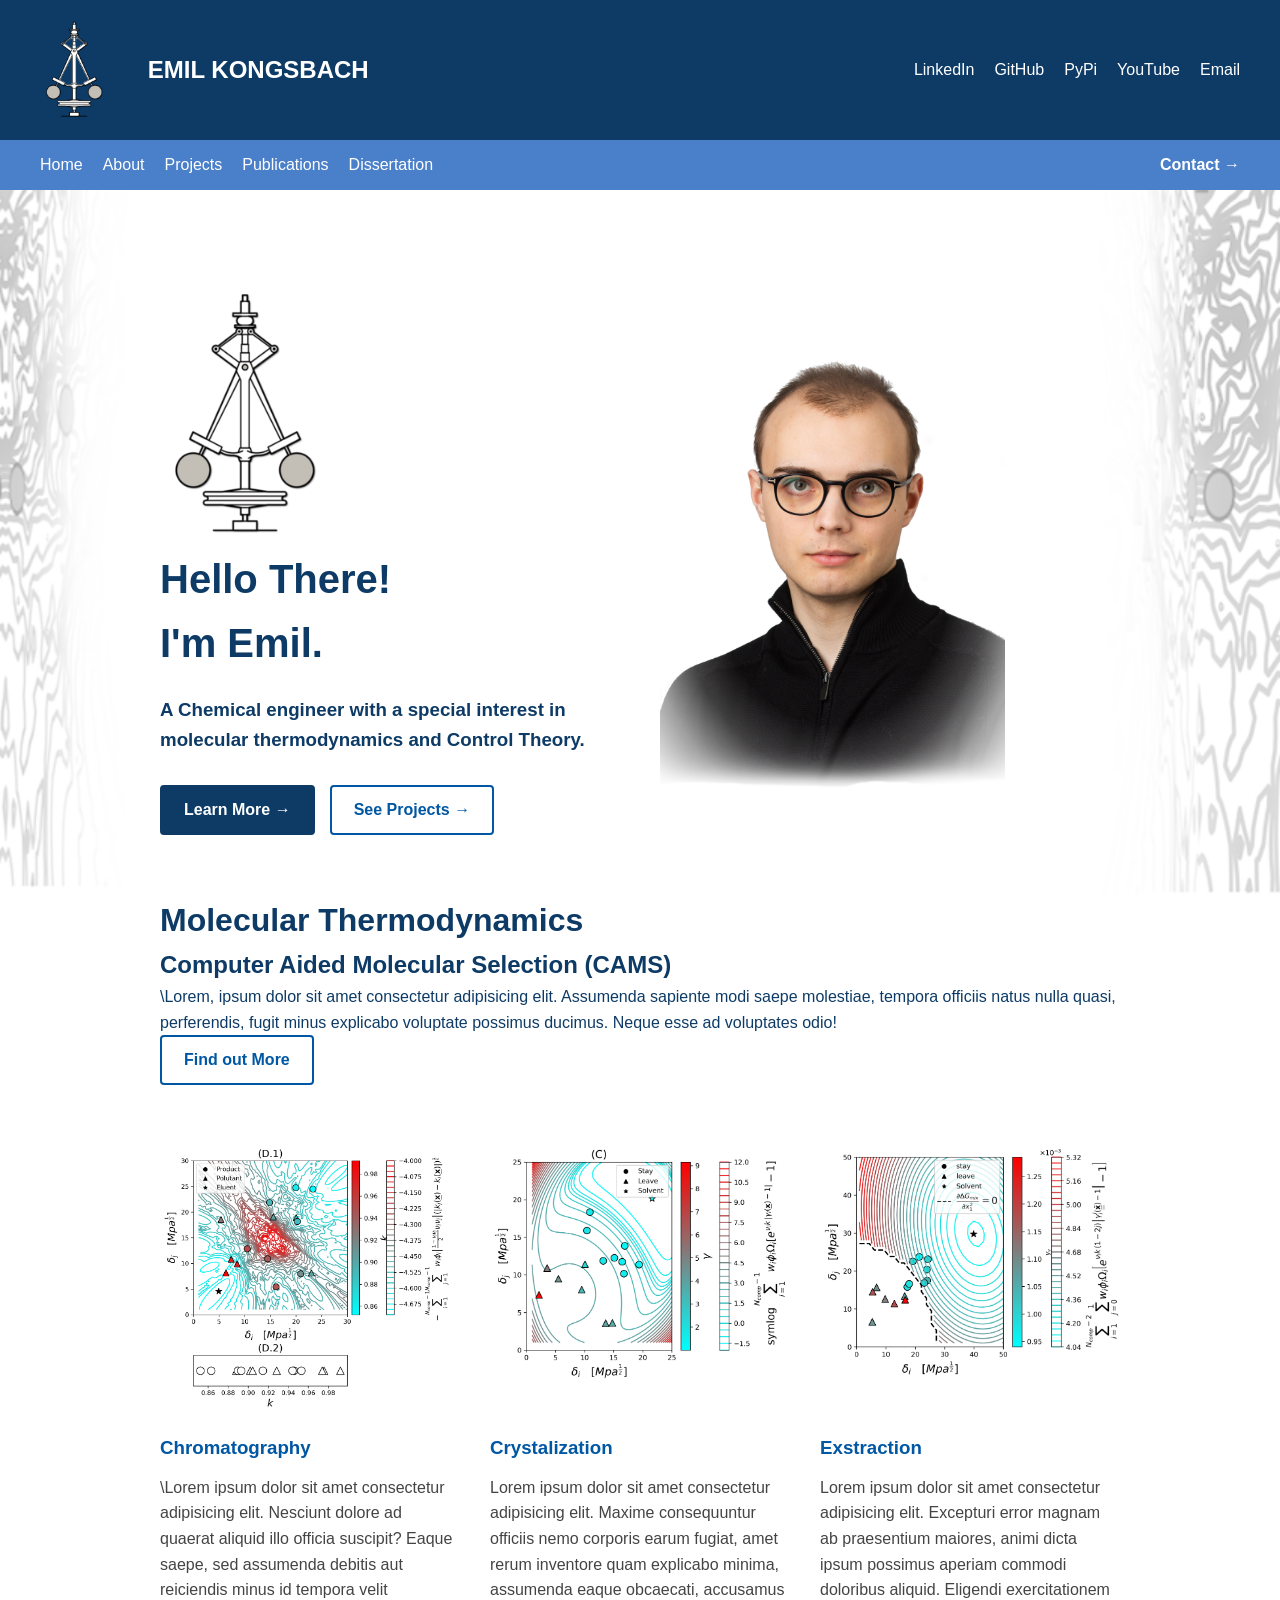
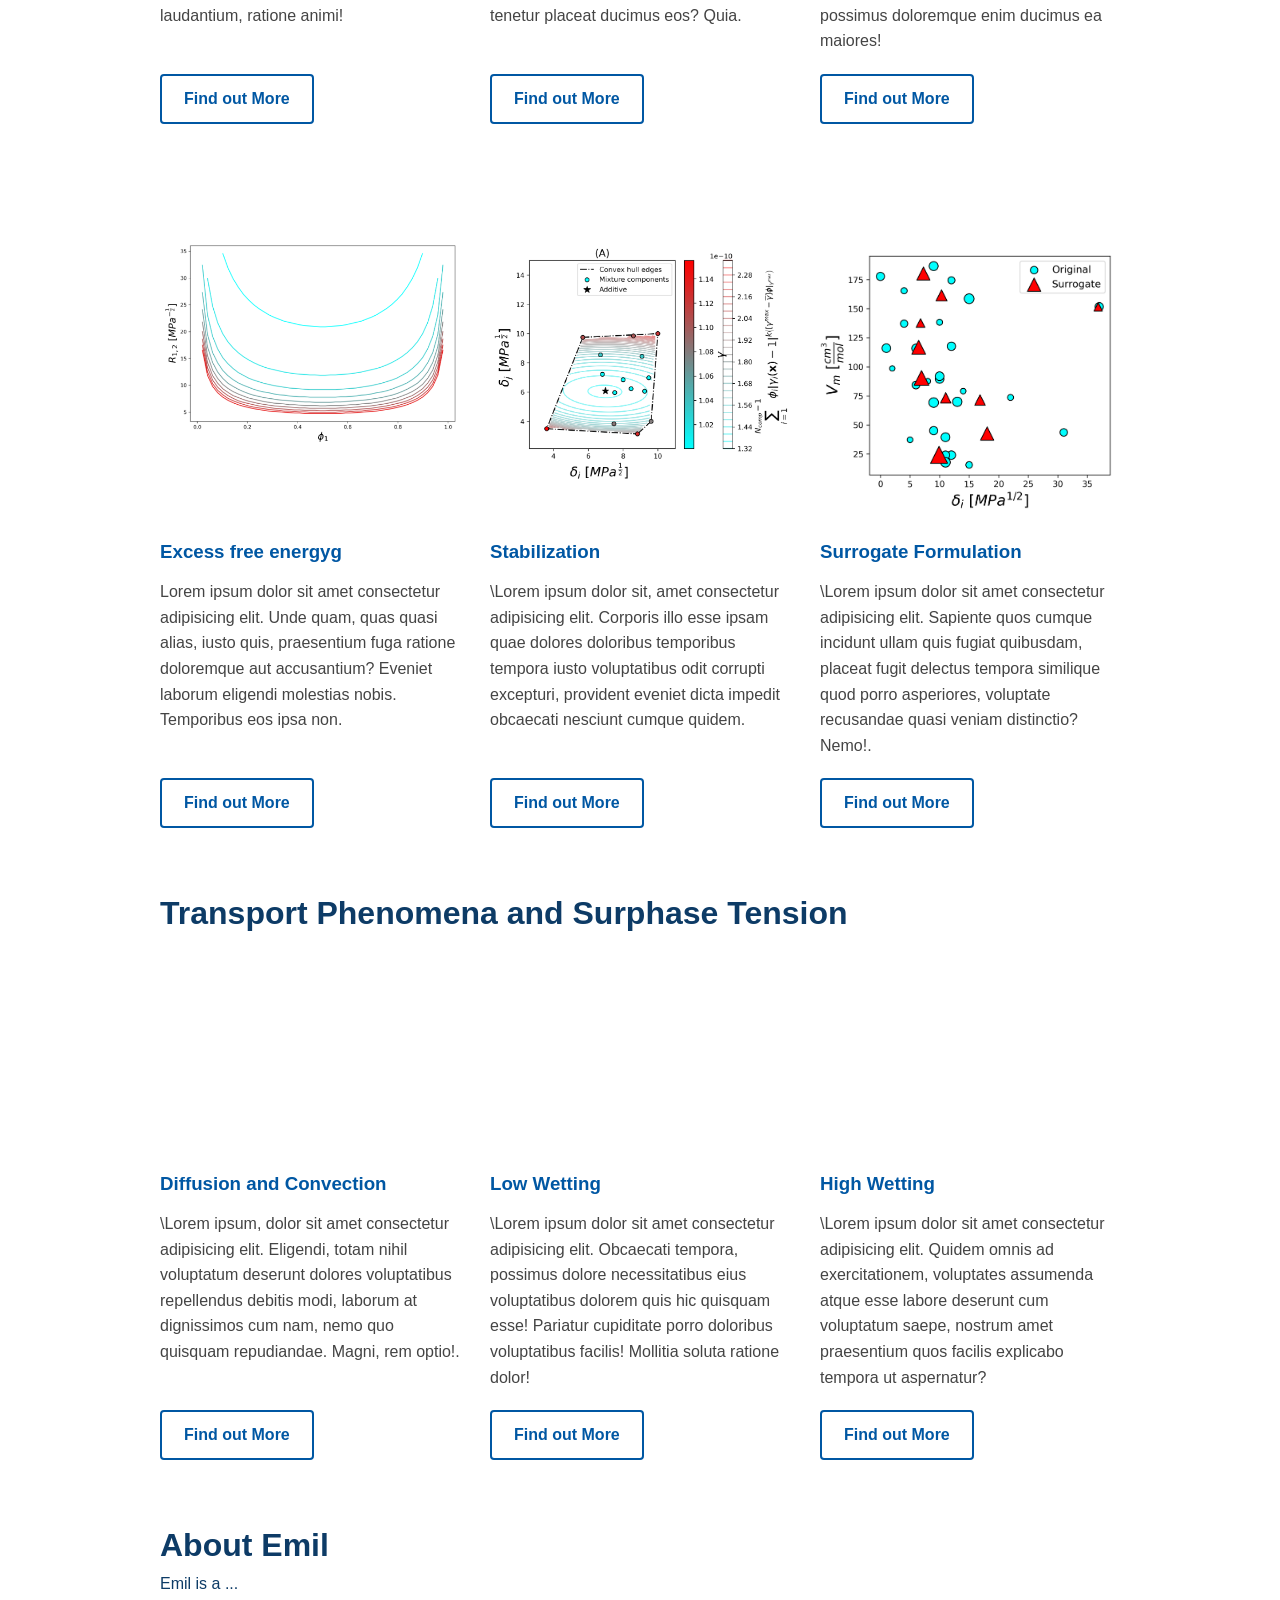
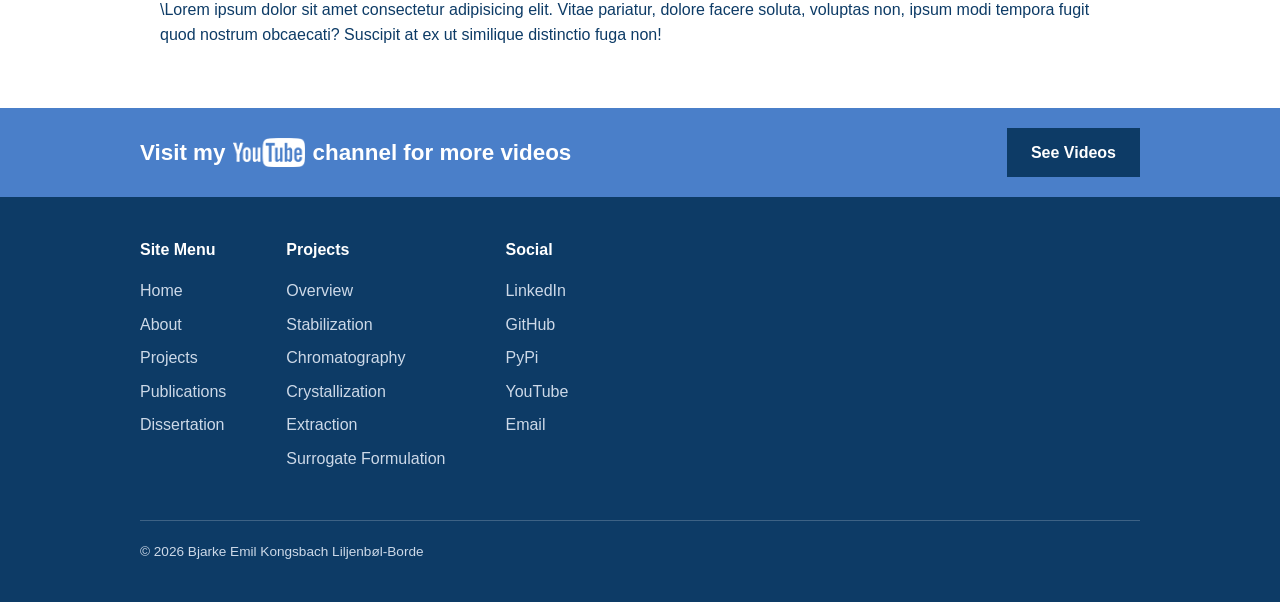
<file: index.html>
<!DOCTYPE html>
<html lang="en">
<head>
  <meta charset="UTF-8">
  <meta name="viewport" content="width=device-width, initial-scale=1.0">
  <title>Your Name</title>
  <link rel="stylesheet" href="style.css">
  <link rel="icon" type="image/png" href="images/favicon4.png">
</head>

<script>
  document.addEventListener("DOMContentLoaded", function() {
    renderMathInElement(document.body, {
      delimiters: [
        {left: "$$", right: "$$", display: true},
        {left: "$", right: "$", display: false}
      ]
    });
  });
</script>

<body>



<div id="site-header"></div>


<section class="hero">
  <div class="hero-text">
        <a href="governor.html">
        <img src="images/favicon4.png" alt="Kongsbach logo" class="logo2">
        </a>
    
    <h1>Hello There!<br>I'm Emil.</h1>
    <h3>A Chemical engineer with a special interest in molecular thermodynamics and Control Theory.</h3>

    <div class="hero-buttons">
      <a href="about.html" class="btn btn-filled">Learn More →</a>
      <a href="CAMS/CAMS_home.html" class="btn btn-outline">See Projects →</a>
    </div>
  </div>

  <div class="hero-image">
    <img src="images/profile_fade.jpg" alt="Your Name">
  </div>
</section>




<h1>Molecular Thermodynamics</h1>
<h2>Computer Aided Molecular Selection (CAMS)</h2>

<p>\Lorem, ipsum dolor sit amet consectetur adipisicing elit. Assumenda sapiente modi saepe molestiae, tempora officiis natus nulla quasi, perferendis, fugit minus explicabo voluptate possimus ducimus. Neque esse ad voluptates odio!</p>
<a href="CAMS/CAMS_home.html" class="btn">Find out More</a>

<!-- ==========work examples=============-->

<section class="cards">
  <div class="card">
    <img src="images/chromo_combined_d.png" alt="Stability analysis">
    <h3>Chromatography</h3>
    <p>\Lorem ipsum dolor sit amet consectetur adipisicing elit. Nesciunt dolore ad quaerat aliquid illo officia suscipit? Eaque saepe, sed assumenda debitis aut reiciendis minus id tempora velit laudantium, ratione animi!</p>
    <a href="CAMS/chromo.html" class="btn">Find out More</a>
  </div>


  

  <div class="card">
    <img src="images/kryst_c.png" alt="Books">
    <h3>Crystalization</h3>
    <p>Lorem ipsum dolor sit amet consectetur adipisicing elit. Maxime consequuntur officiis nemo corporis earum fugiat, amet rerum inventore quam explicabo minima, assumenda eaque obcaecati, accusamus tenetur placeat ducimus eos? Quia.</p>
    <a href="CAMS/cryzt.html" class="btn">Find out More</a>
  </div>

    <div class="card">
    <img src="images/ll2_1a.png" alt="Practical Science">
    <h3>Exstraction</h3>
    <p>Lorem ipsum dolor sit amet consectetur adipisicing elit. Excepturi error magnam ab praesentium maiores, animi dicta ipsum possimus aperiam commodi doloribus aliquid. Eligendi exercitationem possimus doloremque enim ducimus ea maiores!</p>
    <a href="CAMS/extr.html" class="btn">Find out More</a>
  </div>


</section>



<section class="cards">

      <div class="card">
    <img src="images/stable.png" alt="Books">
    <h3>Excess free energyg</h3>
    <p>Lorem ipsum dolor sit amet consectetur adipisicing elit. Unde quam, quas quasi alias, iusto quis, praesentium fuga ratione doloremque aut accusantium? Eveniet laborum eligendi molestias nobis. Temporibus eos ipsa non.</p>
    <a href="CAMS/gamma.html" class="btn">Find out More</a>
  </div>

  <div class="card">
    <img src="images/stable_a.png" alt="Training and Consulting">
    <h3>Stabilization</h3>
    <p>\Lorem ipsum dolor sit, amet consectetur adipisicing elit. Corporis illo esse ipsam quae dolores doloribus temporibus tempora iusto voluptatibus odit corrupti excepturi, provident eveniet dicta impedit obcaecati nesciunt cumque quidem.</p>
    <a href="CAMS/stable.html" class="btn">Find out More</a>
  </div>



    <div class="card">
    <img src="images/surr.png" alt="Training and Consulting">
    <h3>Surrogate Formulation</h3>
    <p>\Lorem ipsum dolor sit amet consectetur adipisicing elit. Sapiente quos cumque incidunt ullam quis fugiat quibusdam, placeat fugit delectus tempora similique quod porro asperiores, voluptate recusandae quasi veniam distinctio? Nemo!.</p>
    <a href="CAMS/surr.html" class="btn">Find out More</a>
  </div>
</section>

<h1>Transport Phenomena and Surphase Tension</h1>
<section class="cards">

      <div class="card">
    <video src="videos/concentration-dynamic.mp4" autoplay muted loop playsinline aria-label="Concentration animation, dynamic"></video>
    <h3>Diffusion and Convection</h3>
    <p>\Lorem ipsum, dolor sit amet consectetur adipisicing elit. Eligendi, totam nihil voluptatum deserunt dolores voluptatibus repellendus debitis modi, laborum at dignissimos cum nam, nemo quo quisquam repudiandae. Magni, rem optio!.</p>
    <a href="#" class="btn">Find out More</a>
  </div>

  <div class="card">
    <video src="videos/concentration-stationary1.mp4" autoplay muted loop playsinline aria-label="Concentration animation, stationary 1"></video>
    <h3>Low Wetting</h3>
    <p>\Lorem ipsum dolor sit amet consectetur adipisicing elit. Obcaecati tempora, possimus dolore necessitatibus eius voluptatibus dolorem quis hic quisquam esse! Pariatur cupiditate porro doloribus voluptatibus facilis! Mollitia soluta ratione dolor!</p>
    <a href="CAMS/stable.html" class="btn">Find out More</a>
  </div>



    <div class="card">
    <video src="videos/concentration-stationary2.mp4" autoplay muted loop playsinline aria-label="Concentration animation, stationary 2"></video>
    <h3>High Wetting</h3>
    <p>\Lorem ipsum dolor sit amet consectetur adipisicing elit. Quidem omnis ad exercitationem, voluptates assumenda atque esse labore deserunt cum voluptatum saepe, nostrum amet praesentium quos facilis explicabo tempora ut aspernatur?</p>
    <a href="CAMS/surr.html" class="btn">Find out More</a>
  </div>
</section>


<h1>About Emil</h1>
<p>Emil is a ...</p>
<p>\Lorem ipsum dolor sit amet consectetur adipisicing elit. Vitae pariatur, dolore facere soluta, voluptas non, ipsum modi tempora fugit quod nostrum obcaecati? Suscipit at ex ut similique distinctio fuga non!</p>


<div class="spacer"></div>



<div id="site-footer"></div>

<script src="main.js"></script>
</file>
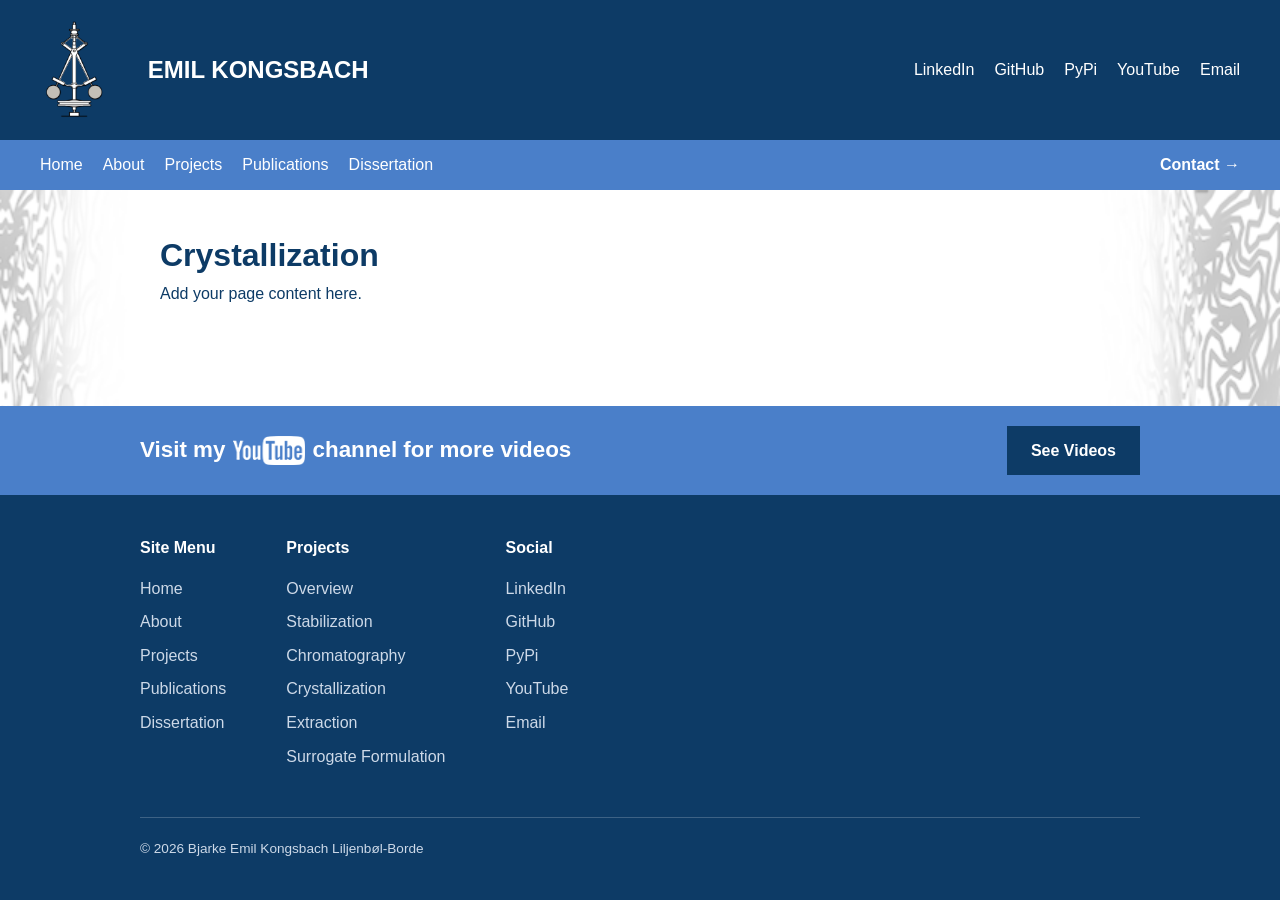
<file: about.html>
<!DOCTYPE html>
<html lang="en">
<head>
  <meta charset="UTF-8">
  <meta name="viewport" content="width=device-width, initial-scale=1.0">
  <title>Crystallization</title>
  <link rel="stylesheet" href="style.css">
  <link rel="icon" type="image/png" href="images/favicon2.png">
</head>
<body>
  <div id="site-header"></div>

    <main>
      <h1>Crystallization</h1>
      <p>Add your page content here.</p>

    </main>
  </div>

  <div id="site-footer"></div>

  <script src="main.js"></script>
</body>
</html>
</file>
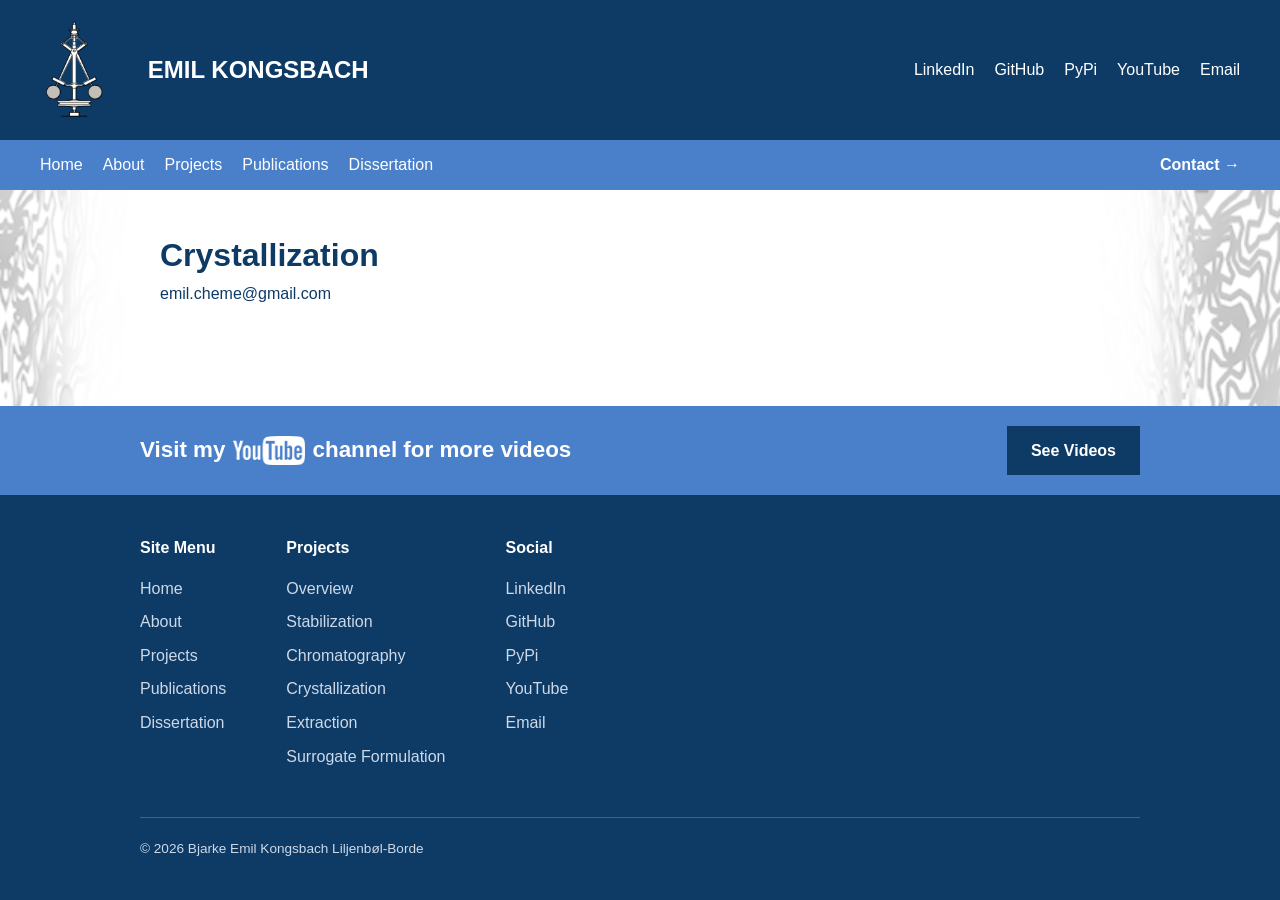
<file: contact.html>
<!DOCTYPE html>
<html lang="en">
<head>
  <meta charset="UTF-8">
  <meta name="viewport" content="width=device-width, initial-scale=1.0">
  <title>Crystallization</title>
  <link rel="stylesheet" href="style.css">
  <link rel="icon" type="image/png" href="images/favicon2.png">
</head>
<body>
  <div id="site-header"></div>

    <main>
      <h1>Crystallization</h1>
      <p>emil.cheme@gmail.com</p>

    </main>
  </div>

  <div id="site-footer"></div>

  <script src="main.js"></script>
</body>
</html>
</file>
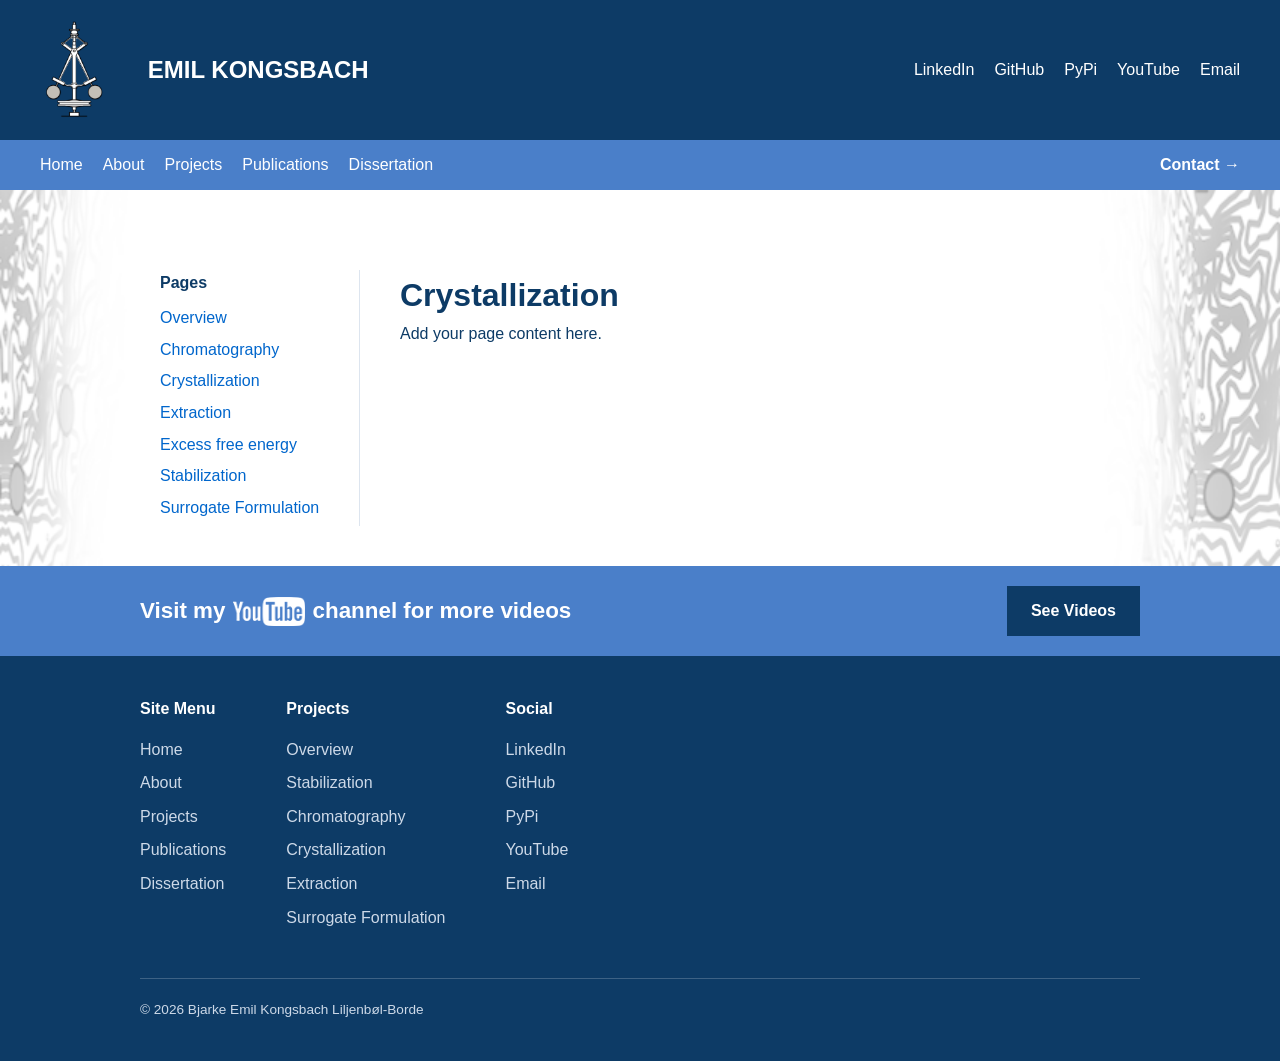
<file: cryzt.html>
<!DOCTYPE html>
<html lang="en">
<head>
  <meta charset="UTF-8">
  <meta name="viewport" content="width=device-width, initial-scale=1.0">
  <title>Crystallization</title>
  <link rel="stylesheet" href="style.css">
</head>
<body>
  <div id="site-header"></div>

  <div class="page-layout">
    <aside id="page-nav"></aside>

    <main>
      <h1>Crystallization</h1>
      <p>Add your page content here.</p>

      <div id="prev-next"></div>
    </main>
  </div>

  <div id="site-footer"></div>

  <script src="main.js"></script>
</body>
</html>
</file>
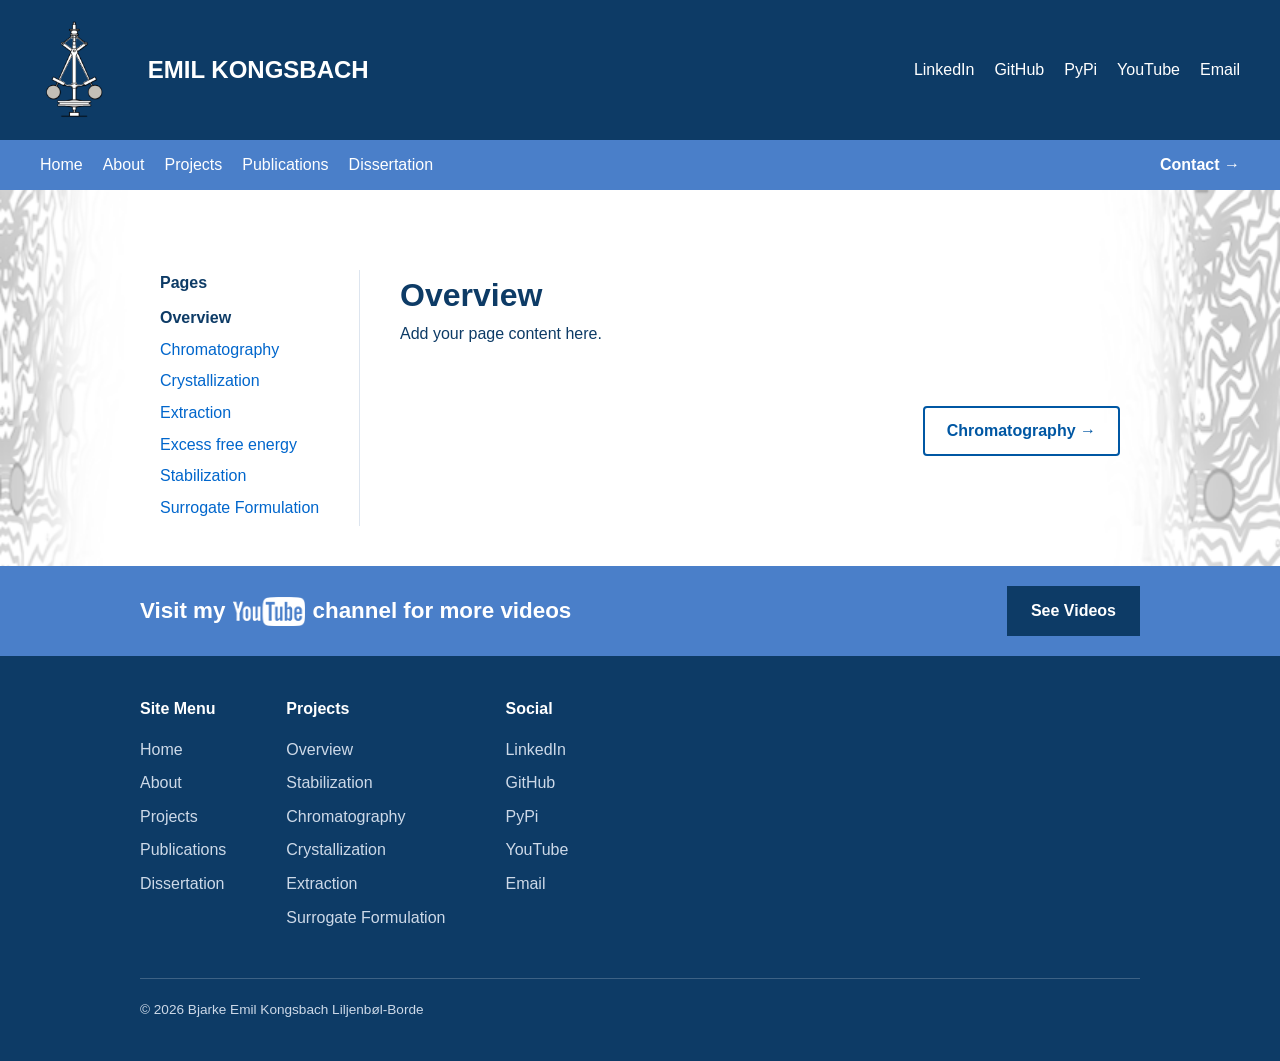
<file: CAMS/CAMS_home.html>
<!DOCTYPE html>
<html lang="en">
<head>
  <meta charset="UTF-8">
  <meta name="viewport" content="width=device-width, initial-scale=1.0">
  <title>CAMS Overview</title>
  <!-- This page is inside the CAMS folder, so "../" means "go up one folder" to reach the shared files -->
  <link rel="stylesheet" href="../style.css">
  <link rel="icon" type="image/png" href="../images/favicon2.png">
</head>
<body>
  <div id="site-header"></div>

  <div class="page-layout">
    <aside id="page-nav"></aside>

    <main>
      <h1>Overview</h1>
      <p>Add your page content here.</p>

      <div id="prev-next"></div>
    </main>
  </div>

  <div id="site-footer"></div>

  <script src="../main.js"></script>
</body>
</html>
</file>
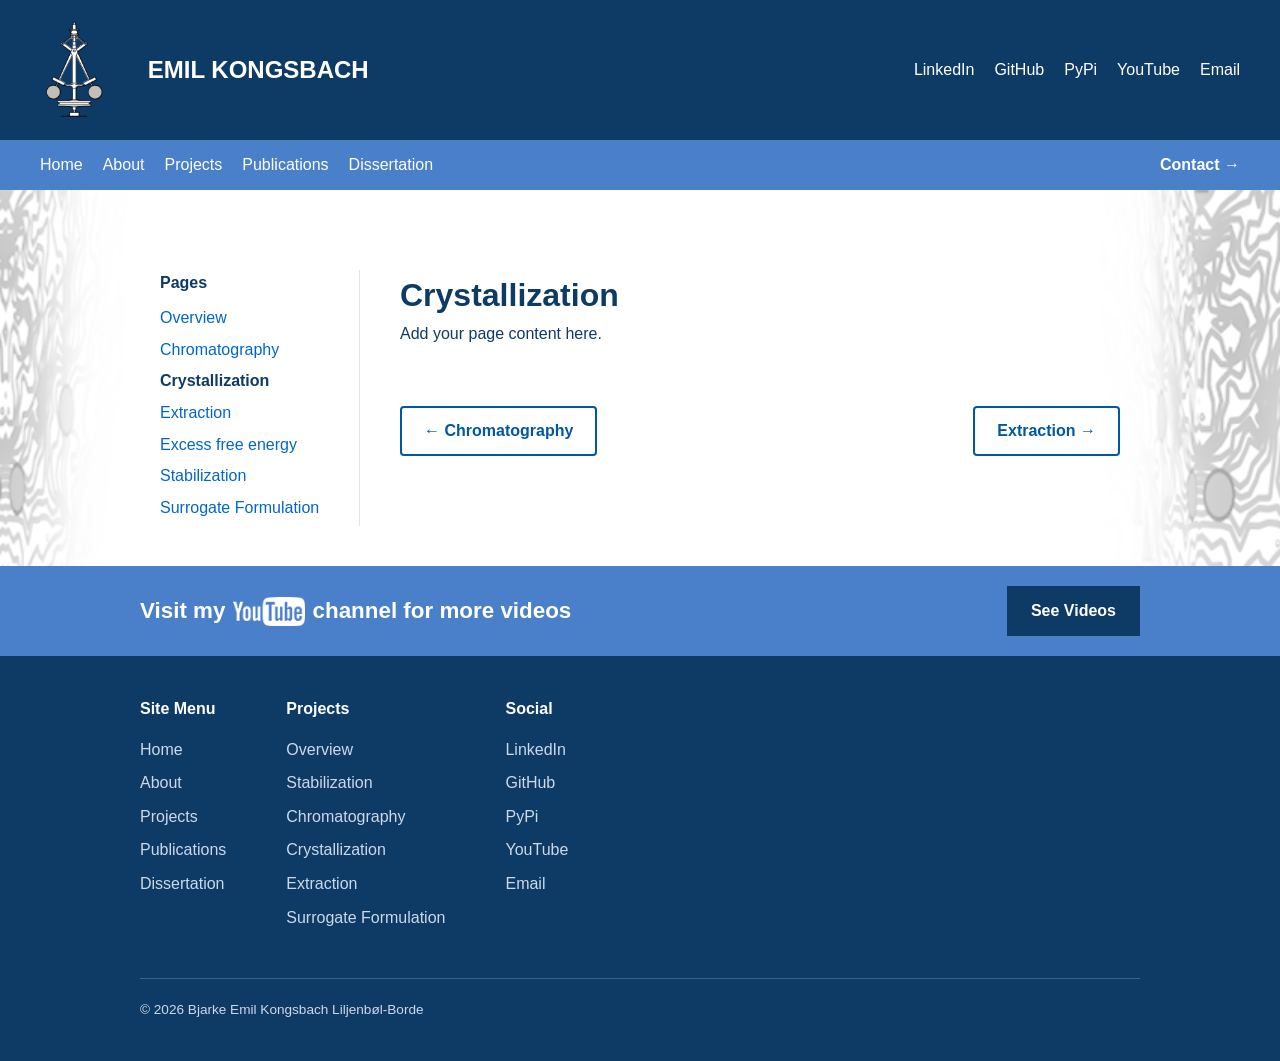
<file: CAMS/cryzt.html>
<!DOCTYPE html>
<html lang="en">
<head>
  <meta charset="UTF-8">
  <meta name="viewport" content="width=device-width, initial-scale=1.0">
  <title>Crystallization</title>
<!-- This page is inside the CAMS folder, so "../" means "go up one folder" to reach the shared files -->
  <link rel="stylesheet" href="../style.css">
  <link rel="icon" type="image/png" href="../images/favicon2.png">
</head>
<body>
  <div id="site-header"></div>

  <div class="page-layout">
    <aside id="page-nav"></aside>

    <main>
      <h1>Crystallization</h1>
      <p>Add your page content here.</p>

      <div id="prev-next"></div>
    </main>
  </div>

  <div id="site-footer"></div>

  <script src="../main.js"></script>
</body>
</html>
</file>
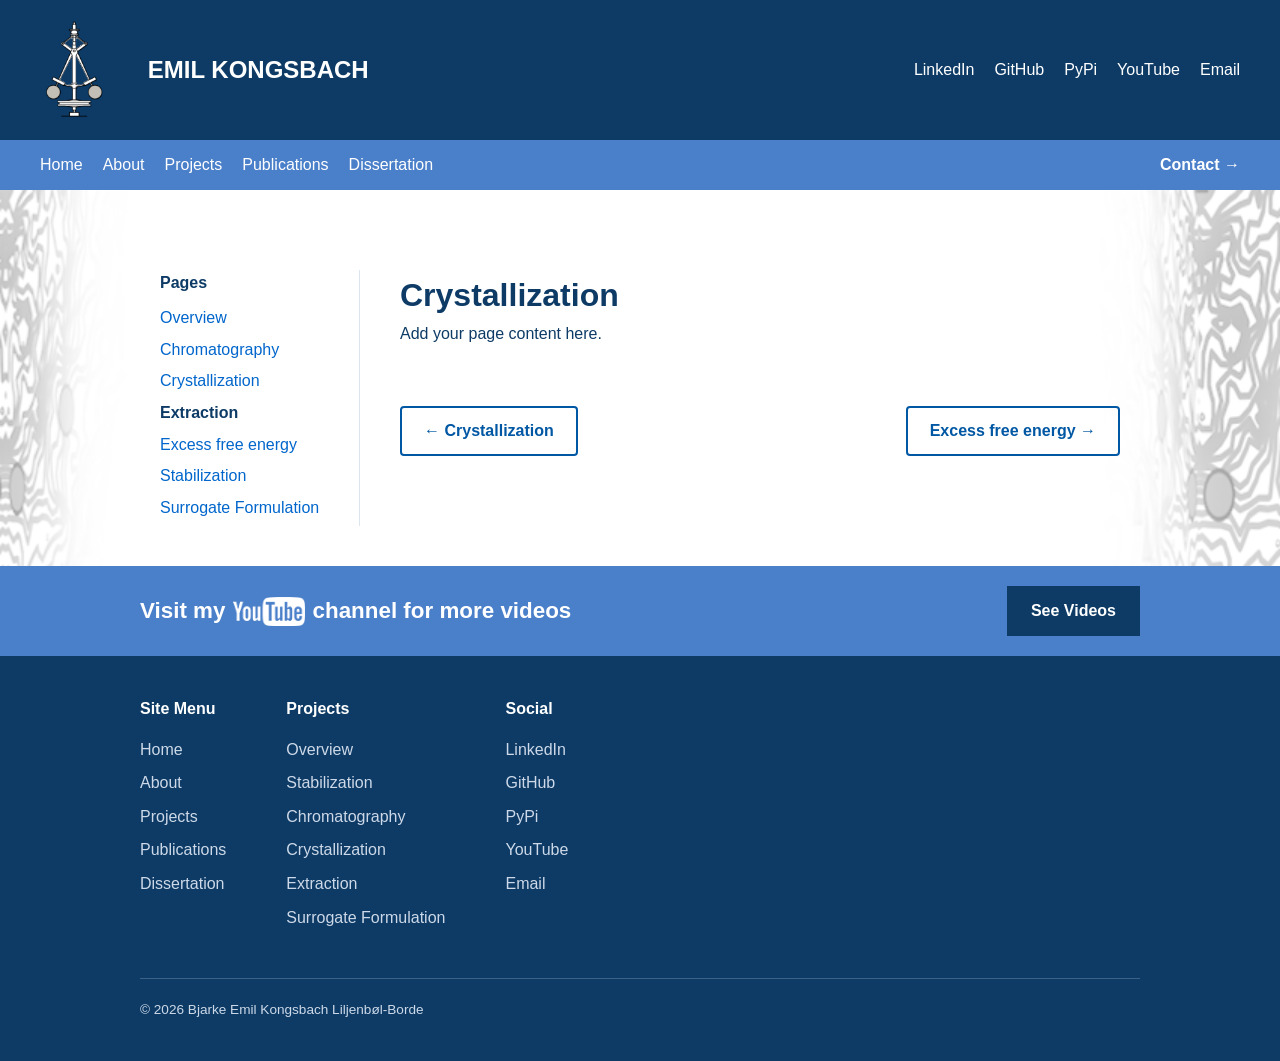
<file: CAMS/extr.html>
<!DOCTYPE html>
<html lang="en">
<head>
  <meta charset="UTF-8">
  <meta name="viewport" content="width=device-width, initial-scale=1.0">
  <title>Crystallization</title>
  <link rel="stylesheet" href="../style.css">
</head>
<body>
  <div id="site-header"></div>

  <div class="page-layout">
    <aside id="page-nav"></aside>

    <main>
      <h1>Crystallization</h1>
      <p>Add your page content here.</p>

      <div id="prev-next"></div>
    </main>
  </div>

  <div id="site-footer"></div>

  <script src="../main.js"></script>
</body>
</html>
</file>
<file: style.css>
* {
  margin: 0;
  padding: 0;
  box-sizing: border-box;
}
html {
  background-color: white;
  background-image: url("images/test2.png");
  background-size: cover;
  background-position: center;
  background-attachment: fixed;
  /* The full-width bars (header, footer, ...) use 100vw, which includes the scrollbar
     and makes them a few pixels too wide; this stops the page scrolling sideways */
  overflow-x: clip;
}
body {
  font-family: -apple-system, BlinkMacSystemFont, "Segoe UI", Roboto, sans-serif;
  line-height: 1.6;
  color: #0d3b66;
  max-width: 1000px;
  margin: 0 auto;
  padding: 0 20px;
  /* Sticky footer: page is at least screen height, footer pushed to bottom */
  min-height: 100vh;
  display: flex;
  flex-direction: column;
}

a {
  color: #0066cc;
  text-decoration: none;
}

a:hover {
  text-decoration: underline;
}

/* ===== Header (top dark bar: logo + social links) ===== */

header {
  display: flex;
  flex-direction: row;
  justify-content: space-between;
  align-items: center;
  /* Side padding lines the contents up with the 1000px page column (like the footer);
     on narrow screens it falls back to 40px */
  padding: 20px max(40px, calc(50vw - 800px));
  background-color: #0d3b66;
  width: 100vw;
  position: relative;
  left: 50%;
  right: 50%;
  margin-left: -50vw;
  margin-right: -50vw;
  min-height: 120px;
}

.logo-group {
  display: flex;
  align-items: center;
  gap: 10px;
}

.logo-link {
  display: flex;
  align-items: center;
  gap: 40px;
  color: inherit;
  text-decoration: none;
}

.logo {
  height: 100px;
  width: auto;
}

.logo2 {
  height: 250px;
  width: auto;
}

.site-name {
  font-weight: 600;
  font-size: 1.5em;
  color: white;
}

.social-links {
  display: flex;
  gap: 20px;
}

.social-links a {
  color: white;
  font-weight: 500;
  text-decoration: none;
}

.social-links a:hover {
  text-decoration: underline;
}

/* ===== Header subbar (lighter blue bar: nav + link) ===== */

.header-subbar {
  display: flex;
  justify-content: space-between;
  align-items: center;
  background-color: #4a7fc9;
  color: white;
  padding: 12px max(40px, calc(50vw - 600px));
  width: 100vw;
  position: relative;
  left: 50%;
  margin-left: -50vw;
  margin-bottom: 40px;
}

.header-subbar nav {
  display: flex;
  gap: 20px;
}

.header-subbar nav a {
  color: white;
  font-weight: 500;
  text-decoration: none;
}

.header-subbar nav a:hover {
  text-decoration: underline;
}

.header-subbar .link {
  color: white;
  font-weight: 600;
  text-decoration: none;
}

.header-subbar .link:hover {
  text-decoration: underline;
}

/* ===== CTA bar (above footer) ===== */

.cta-bar {
  display: flex;
  justify-content: space-between;
  align-items: center;
  background-color: #4a7fc9;
  color: white;
  /* Same side padding as the header, so the text lines up with the page column */
  padding: 20px max(40px, calc(50vw - 500px));
  width: 100vw;
  position: relative;
  left: 50%;
  margin-left: -50vw;
}

.cta-bar p {
  display: flex;
  align-items: center;
  gap: 8px;
  font-size: 1.4em;
  font-weight: 700;
}

.yt-logo {
  height: 1.3em; /* scales with the text */
  width: auto;
}

/* Keeps the logo lined up with the text now that it's wrapped in a link */
.yt-link {
  display: flex;
}

/* Square, solid button like the reference */
.cta-bar .btn {
  border-radius: 0;
}

/* ===== Footer ===== */

/* Takes up the leftover space above the footer on short pages */
footer,
#site-footer {
  margin-top: auto;
}

footer {
  background-color: #0d3b66;
  color: white;
  padding: 40px;
  width: 100vw;
  position: relative;
  left: 50%;
  margin-left: -50vw;
}

.footer-columns {
  display: flex;
  gap: 60px;
  max-width: 1000px;
  margin: 0 auto;
}

.footer-col h4 {
  margin-bottom: 15px;
}

.footer-col a {
  display: block;
  color: #cdd9e8;
  margin-bottom: 8px;
}

.footer-col a:hover {
  color: white;
}

.footer-bottom {
  max-width: 1000px;
  margin: 40px auto 0;
  padding-top: 20px;
  border-top: 1px solid rgba(255,255,255,0.2);
  font-size: 0.85em;
  color: #cdd9e8;
}

/* ===== Cards ===== */

/* Grid + subgrid: every card's image, title, text and button share rows,
   so titles line up even when some images are shorter than others */
.cards {
  display: grid;
  grid-template-columns: repeat(3, 1fr);
  column-gap: 30px;
  margin: 60px 0;
}

.card {
  display: grid;
  grid-row: span 4; /* img, h3, p, a */
  grid-template-rows: subgrid;
  row-gap: 0;
}

.card img,
.card video {
  align-self: start; /* keep image/video at top of its row, empty space below */
  display: block;
  width: 100%;
  height: auto;
  border-radius: 4px;
  margin-bottom: 20px;
}

.card h3 {
  color: #0057a3;
  margin-bottom: 12px;
}

.card p {
  margin-bottom: 20px;
  color: #444;
}

/* ===== Buttons (outlined) ===== */

.btn {
  display: inline-block;
  align-self: flex-start; /* don't stretch when placed directly in body */
  justify-self: start;    /* don't stretch when placed in a grid (cards) */
  padding: 10px 22px;
  border: 2px solid #0057a3;
  border-radius: 4px;
  background-color: transparent;
  color: #0057a3;
  font-weight: 600;
  text-decoration: none;
  transition: background-color 0.2s, color 0.2s;
}

.btn:hover {
  background-color: #0057a3;
  color: white;
}

/* Filled variant: add "btn-filled" next to "btn", e.g. class="btn btn-filled" */
.btn-filled {
  background-color: #0d3b66;
  border-color: #0d3b66;
  color: white;
}

.btn-filled:hover {
  background-color: #0057a3;
  border-color: #0057a3;
}

/* ===== Hero ===== */

.hero {
  display: flex;
  align-items: center;
  gap: 40px;
  padding: 60px 0;
}

.hero-text {
  flex: 1;
}

.hero-text h1 {
  font-size: 2.5em;
  margin-bottom: 20px;
}

.hero-text p {
  margin-bottom: 15px;
  color: #555;
}

.hero-buttons {
  margin-top: 30px;
  display: flex;
  gap: 15px;
}

.hero-image {
  flex: 1;
}

.hero-image img {
  width: 75%;
  height: auto;
  border-radius: 8px;
  display: block;
  -webkit-mask-image: radial-gradient(
    ellipse at center,
    black 50%,
    rgba(0,0,0,0.8) 65%,
    rgba(0,0,0,0.4) 80%,
    transparent 100%
  );
  mask-image: radial-gradient(
    ellipse at center,
    black 50%,
    rgba(0,0,0,0.8) 65%,
    rgba(0,0,0,0.4) 80%,
    transparent 100%
  );
}

/* ===== Sub-page layout: sidebar + content ===== */

.page-layout {
  display: grid;
  grid-template-columns: 200px 1fr;
  gap: 40px;
  margin: 40px 0;
}

#page-nav {
  position: sticky; /* stays visible while scrolling long pages */
  top: 20px;
  align-self: start;
  border-right: 1px solid #dde5ef;
  padding-right: 20px;
}

#page-nav h4 {
  margin-bottom: 10px;
}

#page-nav ul {
  list-style: none;
}

#page-nav li {
  margin-bottom: 6px;
}

#page-nav a.current {
  font-weight: 700;
  color: #0d3b66;
}

#page-nav .coming-soon {
  color: #a0aec0;
}

.page-layout main {
  min-width: 0; /* let the content column shrink instead of pushing the page wider */
}

/* Wide equations scroll inside their own box instead of widening the page */
.latex-example {
  overflow-x: auto;
  margin: 20px 0;
}

#prev-next {
  display: flex;
  justify-content: space-between;
  margin-top: 60px;
}

/* ===== Phones and small screens (700px wide or less) ===== */
@media (max-width: 700px) {
  /* Sub-pages: sidebar goes above the content */
  .page-layout {
    grid-template-columns: 1fr;
    gap: 20px;
    margin: 20px 0;
  }

  #page-nav {
    position: static;
    border-right: none;
    padding-right: 0;
  }

  #prev-next {
    flex-wrap: wrap;
    gap: 12px;
    margin-top: 40px;
  }

  /* Smaller headings */
  h1 {
    font-size: 1.6em;
  }

  h2 {
    font-size: 1.25em;
  }

  /* Header: smaller logo, items wrap onto new lines instead of running off screen */
  header {
    flex-wrap: wrap;
    gap: 10px;
    padding: 12px 20px;
    min-height: 0;
  }

  .logo {
    height: 60px;
  }

  .site-name {
    font-size: 1.2em;
  }

  .social-links {
    flex-wrap: wrap;
    gap: 6px 16px;
  }

  .header-subbar {
    flex-wrap: wrap;
    gap: 6px 16px;
    padding: 10px 20px;
    margin-bottom: 20px;
  }

  .header-subbar nav {
    flex-wrap: wrap;
    gap: 6px 16px;
  }

  /* Homepage intro: text and photo stacked instead of side by side */
  .hero {
    flex-direction: column;
    align-items: flex-start;
    gap: 20px;
    padding: 20px 0 40px;
  }

  .logo2 {
    height: 140px;
  }

  .hero-text h1 {
    font-size: 2em;
  }

  .hero-buttons {
    flex-wrap: wrap;
  }

  .hero-image img {
    width: 100%;
    max-width: 320px;
  }

  /* Cards: one per row instead of three squeezed side by side */
  .cards {
    display: flex;
    flex-direction: column;
    gap: 50px;
    margin: 40px 0;
  }

  .card {
    display: block;
  }

  /* YouTube bar: text above the button */
  .cta-bar {
    flex-direction: column;
    align-items: flex-start;
    gap: 14px;
    padding: 20px;
  }

  .cta-bar p {
    flex-wrap: wrap;
    font-size: 1.15em;
  }

  /* Footer: columns wrap onto new lines */
  footer {
    padding: 30px 20px;
  }

  .footer-columns {
    flex-wrap: wrap;
    gap: 30px;
  }
}

/* ===== Misc ===== */

.spacer {
  height: 60px;
}
</file>
